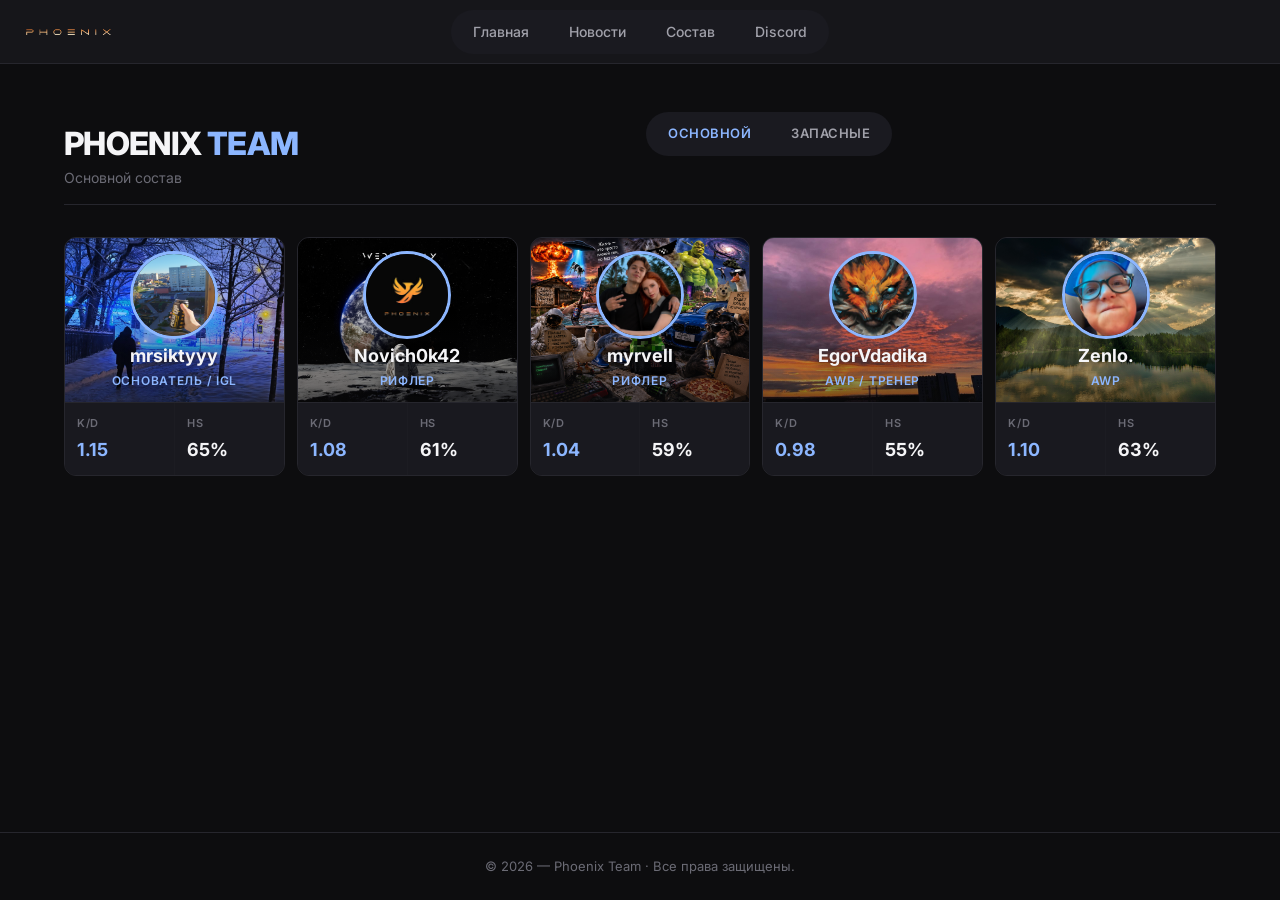
<file: phoenix.html>
<!doctype html>
<html lang="ru">
<head>
  <meta charset="utf-8">
  <meta name="viewport" content="width=device-width, initial-scale=1">
  <title>Состав | Phoenix Team</title>
  <link rel="icon" href="/favicon.png">
  <link rel="preconnect" href="https://fonts.googleapis.com">
  <link rel="preconnect" href="https://fonts.gstatic.com" crossorigin>
  <link href="https://fonts.googleapis.com/css2?family=Inter:wght@400;500;600;700;800&display=swap" rel="stylesheet">
  <link rel="stylesheet" href="https://cdnjs.cloudflare.com/ajax/libs/font-awesome/6.0.0-beta3/css/all.min.css">
  <link rel="stylesheet" href="/Css/style.css">
</head>
<body>

  <nav class="site-nav">
    <div class="site-nav-inner">
      <a class="brand" href="/"><img src="/logo.png" alt="Phoenix Team" width="140" height="28"></a>
      <button class="nav-toggle" type="button" aria-label="Меню" aria-expanded="false">☰</button>
      <ul class="nav-list">
        <li><a href="/">Главная</a></li>
        <li><a href="/news">Новости</a></li>
        <li><a class="is-active" href="/phoenix">Состав</a></li>
        <li><a href="/unskillteam">Discord</a></li>
      </ul>
    </div>
  </nav>

  <main class="page drop-in">
    <div class="page-head">
      <div>
        <h1 class="page-title">Phoenix <span>Team</span></h1>
        <p class="page-sub" id="roster-sub">Основной состав</p>
      </div>
      <nav class="tabs" aria-label="Выбор состава">
        <button class="tab is-active" type="button" data-roster="main">Основной</button>
        <button class="tab" type="button" data-roster="reserve">Запасные</button>
      </nav>
    </div>

    <!-- ОСНОВНОЙ СОСТАВ -->
    <section class="roster" data-panel="main">

      <article class="player-card">
        <div class="player-bg" style="background-image: url('/phx/Banner1.png');">
          <div class="player-id">
            <img class="player-avatar" src="/phx/Avatar1.png" alt="mrsiktyyy" width="88" height="88" loading="lazy">
            <div class="player-nick">mrsiktyyy</div>
            <div class="player-role">Основатель / IGL</div>
          </div>
        </div>
        <div class="player-stats">
          <div class="stats-grid">
            <div class="stat"><small>K/D</small><b class="is-accent">1.15</b></div>
            <div class="stat"><small>HS</small><b>65%</b></div>
          </div>
        </div>
      </article>

      <article class="player-card">
        <div class="player-bg" style="background-image: url('/phx/Banner2.png');">
          <div class="player-id">
            <img class="player-avatar" src="/phx/Avatar2.png" alt="Novich0k42" width="88" height="88" loading="lazy">
            <div class="player-nick">Novich0k42</div>
            <div class="player-role">Рифлер</div>
          </div>
        </div>
        <div class="player-stats">
          <div class="stats-grid">
            <div class="stat"><small>K/D</small><b class="is-accent">1.08</b></div>
            <div class="stat"><small>HS</small><b>61%</b></div>
          </div>
        </div>
      </article>

      <article class="player-card">
        <div class="player-bg" style="background-image: url('/phx/Banner3.png');">
          <div class="player-id">
            <img class="player-avatar" src="/phx/Avatar3.png" alt="myrvell" width="88" height="88" loading="lazy">
            <div class="player-nick">myrvell</div>
            <div class="player-role">Рифлер</div>
          </div>
        </div>
        <div class="player-stats">
          <div class="stats-grid">
            <div class="stat"><small>K/D</small><b class="is-accent">1.04</b></div>
            <div class="stat"><small>HS</small><b>59%</b></div>
          </div>
        </div>
      </article>

      <article class="player-card">
        <div class="player-bg" style="background-image: url('/phx/Banner4.png');">
          <div class="player-id">
            <img class="player-avatar" src="/phx/Avatar4.png" alt="EgorVdadika" width="88" height="88" loading="lazy">
            <div class="player-nick">EgorVdadika</div>
            <div class="player-role">AWP / тренер</div>
          </div>
        </div>
        <div class="player-stats">
          <div class="stats-grid">
            <div class="stat"><small>K/D</small><b class="is-accent">0.98</b></div>
            <div class="stat"><small>HS</small><b>55%</b></div>
          </div>
        </div>
      </article>

      <article class="player-card">
        <div class="player-bg" style="background-image: url('/phx/Banner5.png');">
          <div class="player-id">
            <img class="player-avatar" src="/phx/Avatar_Zenlo.png" alt="Zenlo." width="88" height="88" loading="lazy">
            <div class="player-nick">Zenlo.</div>
            <div class="player-role">AWP</div>
          </div>
        </div>
        <div class="player-stats">
          <div class="stats-grid">
            <div class="stat"><small>K/D</small><b class="is-accent">1.10</b></div>
            <div class="stat"><small>HS</small><b>63%</b></div>
          </div>
        </div>
      </article>

    </section>

    <!-- ЗАПАСНЫЕ -->
    <section class="roster" data-panel="reserve" hidden>

      <article class="player-card">
        <div class="player-bg" style="background-image: url('/phx/Banner6.png');">
          <div class="player-id">
            <img class="player-avatar" src="/phx/Avatar6.png" alt="Резервный состав" width="88" height="88" loading="lazy">
            <div class="player-nick">Резервный состав</div>
            <div class="player-role">Запасной</div>
          </div>
        </div>
        <div class="player-stats">
          <div class="stats-grid">
            <div class="stat"><small>K/D</small><b class="is-accent">—</b></div>
            <div class="stat"><small>HS</small><b>—</b></div>
          </div>
        </div>
      </article>

      <article class="player-card">
        <div class="player-bg" style="background-image: url('/phx/Banner7.png');">
          <div class="player-id">
            <img class="player-avatar" src="/phx/Avatar7.png" alt="Запасной слот" width="88" height="88" loading="lazy">
            <div class="player-nick">Запасной слот</div>
            <div class="player-role">Запасной</div>
          </div>
        </div>
        <div class="player-stats">
          <div class="stats-grid">
            <div class="stat"><small>K/D</small><b class="is-accent">—</b></div>
            <div class="stat"><small>HS</small><b>—</b></div>
          </div>
        </div>
      </article>

      <article class="player-card">
        <div class="player-bg" style="background-image: url('/phx/Banner8.png');">
          <div class="player-id">
            <img class="player-avatar" src="/phx/Avatar8.png" alt="Community" width="88" height="88" loading="lazy">
            <div class="player-nick">Community</div>
            <div class="player-role">Запасной</div>
          </div>
        </div>
        <div class="player-stats">
          <div class="stats-grid">
            <div class="stat"><small>K/D</small><b class="is-accent">—</b></div>
            <div class="stat"><small>HS</small><b>—</b></div>
          </div>
        </div>
      </article>

      <div class="slot-empty">+ Свободный слот</div>
      <div class="slot-empty">+ Свободный слот</div>

    </section>
  </main>

  <footer class="site-footer">© 2026 — Phoenix Team · Все права защищены.</footer>

  <script src="/Js/app.js"></script>
</body>
</html>
</file>
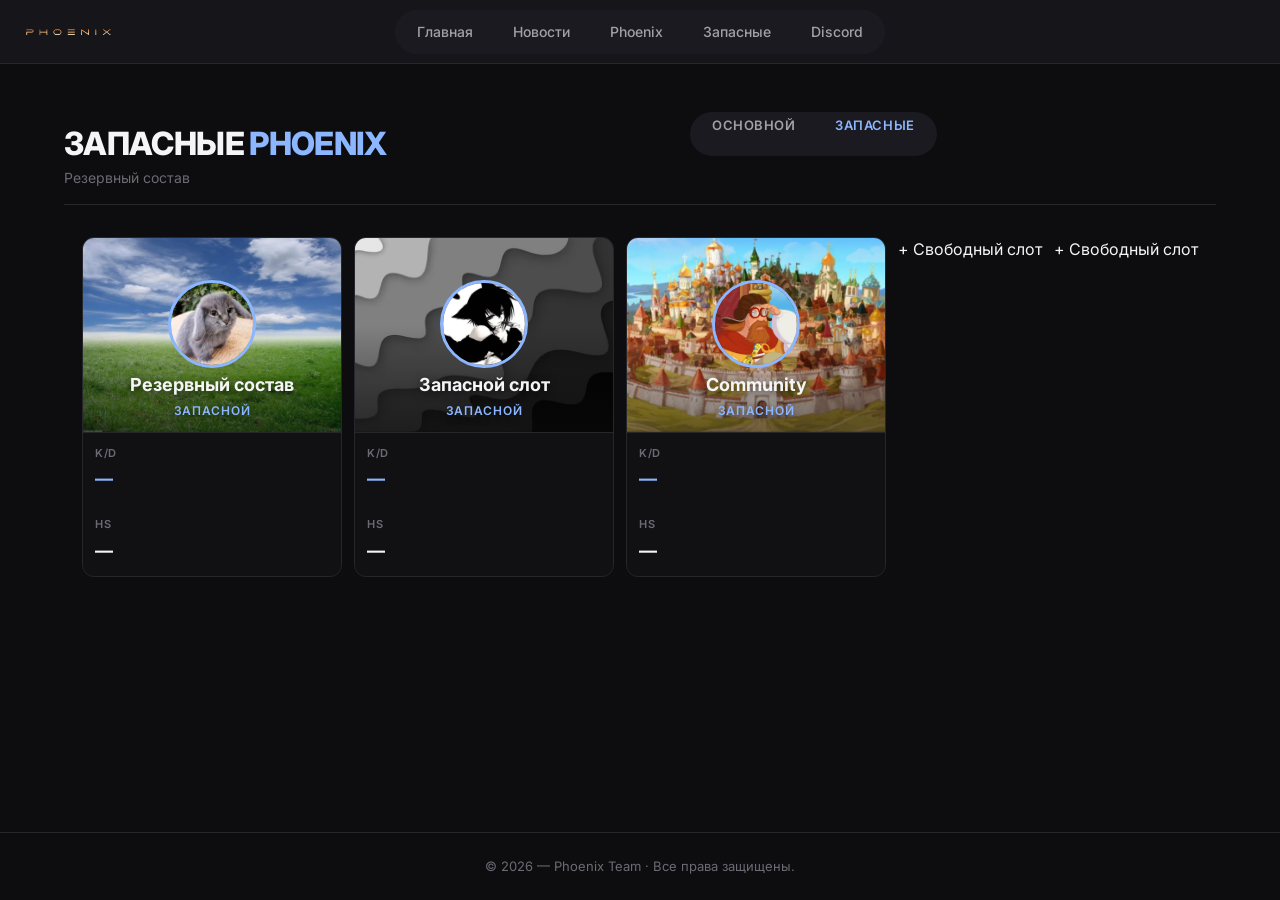
<file: phxzapas.html>
<!doctype html>
<html lang="ru">
<head>
  <meta charset="utf-8">
  <meta name="viewport" content="width=device-width, initial-scale=1">
  <title>Запасные | Phoenix Team</title>
  <link rel="icon" href="/favicon.png">
  <link rel="preconnect" href="https://fonts.googleapis.com">
  <link rel="preconnect" href="https://fonts.gstatic.com" crossorigin>
  <link href="https://fonts.googleapis.com/css2?family=Inter:wght@400;500;600;700;800&display=swap" rel="stylesheet">
  <link rel="stylesheet" href="https://cdnjs.cloudflare.com/ajax/libs/font-awesome/6.0.0-beta3/css/all.min.css">
  <link rel="stylesheet" href="/Css/style.css">
</head>
<body>

  <nav class="site-nav">
    <div class="site-nav-inner">
      <a class="brand" href="/"><img src="/logo.png" alt="Phoenix Team" width="140" height="28"></a>
      <button class="nav-toggle" type="button" aria-label="Меню" aria-expanded="false">☰</button>
      <ul class="nav-list">
        <li><a href="/">Главная</a></li>
        <li><a href="/news">Новости</a></li>
        <li><a href="/phoenix">Phoenix</a></li>
        <li><a class="is-active" href="/phxzapas">Запасные</a></li>
        <li><a href="/unskillteam">Discord</a></li>
      </ul>
    </div>
  </nav>

  <main class="page">
    <div class="page-head">
      <div>
        <h1 class="page-title">Запасные <span>Phoenix</span></h1>
        <p class="page-sub">Резервный состав</p>
      </div>
      <nav class="tabs" aria-label="Разделы состава">
        <a class="tab" href="/phoenix">Основной</a>
        <a class="tab is-active" href="/phxzapas">Запасные</a>
      </nav>
    </div>

    <section class="roster">

      <article class="player-card">
        <div class="player-bg" style="background-image: url('/phx/Banner6.png');">
          <div class="player-id">
            <img class="player-avatar" src="/phx/Avatar6.png" alt="Резервный состав" width="88" height="88" loading="lazy">
            <div class="player-nick">Резервный состав</div>
            <div class="player-role">Запасной</div>
          </div>
        </div>
        <div class="player-stats">
          <div class="stat"><small>K/D</small><b class="is-accent">—</b></div>
          <div class="stat"><small>HS</small><b>—</b></div>
        </div>
      </article>

      <article class="player-card">
        <div class="player-bg" style="background-image: url('/phx/Banner7.png');">
          <div class="player-id">
            <img class="player-avatar" src="/phx/Avatar7.png" alt="Запасной слот" width="88" height="88" loading="lazy">
            <div class="player-nick">Запасной слот</div>
            <div class="player-role">Запасной</div>
          </div>
        </div>
        <div class="player-stats">
          <div class="stat"><small>K/D</small><b class="is-accent">—</b></div>
          <div class="stat"><small>HS</small><b>—</b></div>
        </div>
      </article>

      <article class="player-card">
        <div class="player-bg" style="background-image: url('/phx/Banner8.png');">
          <div class="player-id">
            <img class="player-avatar" src="/phx/Avatar8.png" alt="Community" width="88" height="88" loading="lazy">
            <div class="player-nick">Community</div>
            <div class="player-role">Запасной</div>
          </div>
        </div>
        <div class="player-stats">
          <div class="stat"><small>K/D</small><b class="is-accent">—</b></div>
          <div class="stat"><small>HS</small><b>—</b></div>
        </div>
      </article>

      <div class="slot-empty">+ Свободный слот</div>
      <div class="slot-empty">+ Свободный слот</div>

    </section>
  </main>

  <footer class="site-footer">© 2026 — Phoenix Team · Все права защищены.</footer>

  <script src="/Js/app.js"></script>
</body>
</html>
</file>
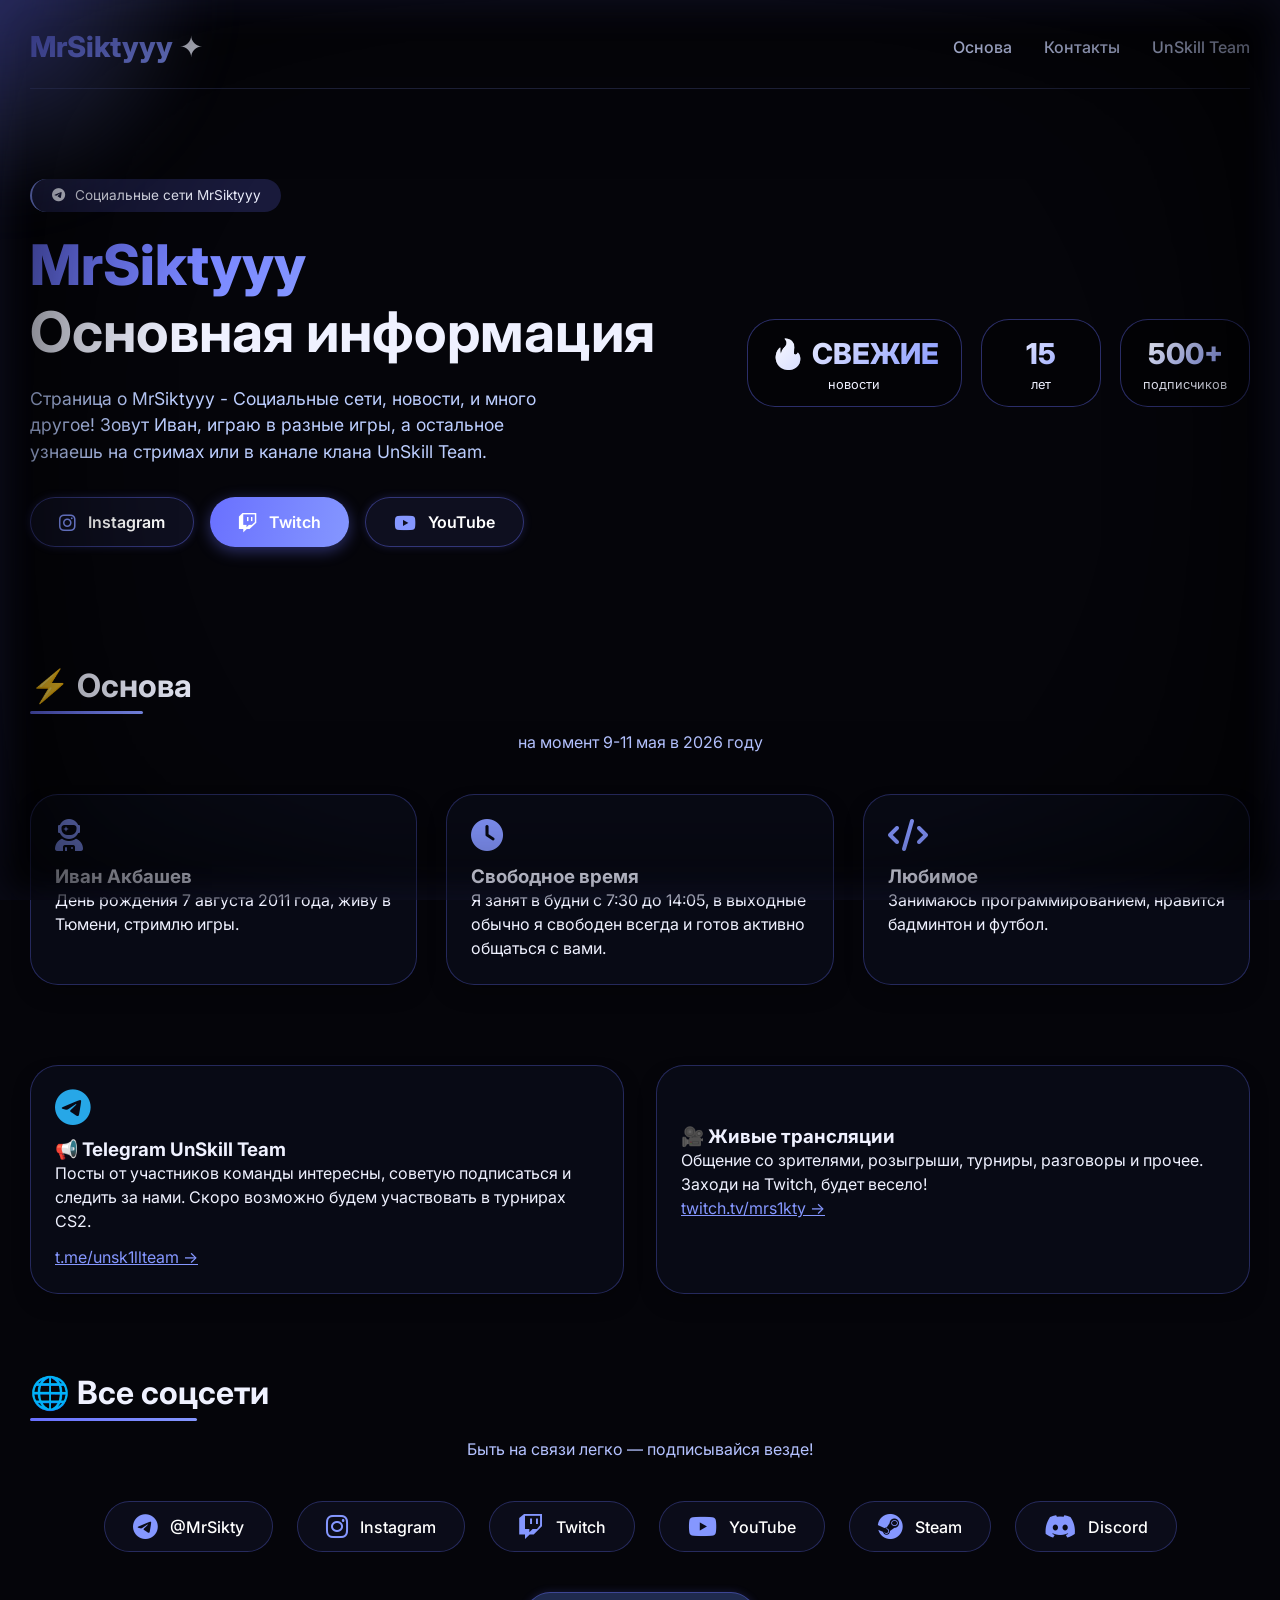
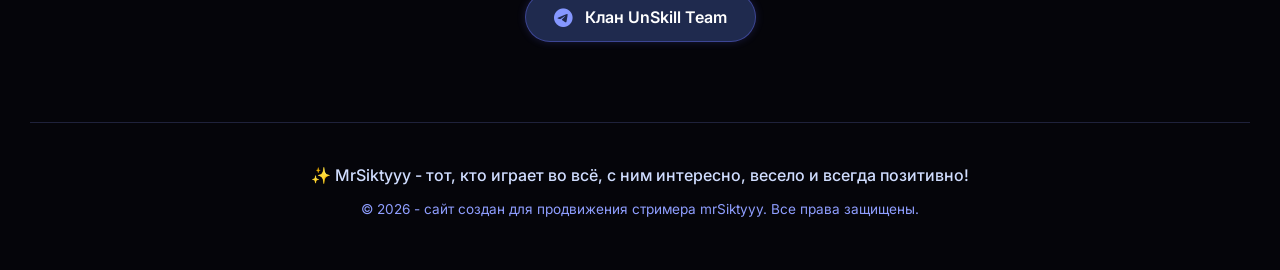
<file: site.html>
<!DOCTYPE html>
<html lang="ru">
<head>
    <meta charset="UTF-8">
    <meta name="viewport" content="width=device-width, initial-scale=1.0, user-scalable=yes">
    <title>MrSiktyyy | Социальные сети, новости, стримы</title>
    <!-- Google Fonts + Font Awesome 6 -->
    <link rel="preconnect" href="https://fonts.googleapis.com">
    <link rel="preconnect" href="https://fonts.gstatic.com" crossorigin>
    <link href="https://fonts.googleapis.com/css2?family=Inter:opsz,wght@14..32,300;14..32,400;14..32,600;14..32,700;14..32,800&display=swap" rel="stylesheet">
    <link rel="stylesheet" href="https://cdnjs.cloudflare.com/ajax/libs/font-awesome/6.0.0-beta3/css/all.min.css">
    <style>
        * {
            margin: 0;
            padding: 0;
            box-sizing: border-box;
            cursor: default;
        }

        body {
            background-color: #05050A;
            font-family: 'Inter', sans-serif;
            color: #EFF1FF;
            line-height: 1.5;
            overflow-x: hidden;
            position: relative;
        }

        /* СИЯНИЕ ПО КРАЯМ */
        body::before {
            content: "";
            position: fixed;
            top: 0;
            left: 0;
            width: 100%;
            height: 100%;
            pointer-events: none;
            z-index: 999;
            box-shadow: inset 0 0 150px rgba(0, 0, 0, 0.7), inset 0 0 40px rgba(105, 112, 255, 0.2);
            background: radial-gradient(circle at 50% 50%, transparent 60%, rgba(0,0,0,0.5) 100%);
        }

        /* СИЯНИЕ ЗА КУРСОРОМ */
        .cursor-glow {
            position: fixed;
            width: 400px;
            height: 400px;
            background: radial-gradient(circle, rgba(105,112,255,0.35) 0%, rgba(133,151,255,0.12) 45%, rgba(0,0,0,0) 75%);
            border-radius: 50%;
            pointer-events: none;
            transform: translate(-50%, -50%);
            transition: transform 0.08s linear;
            z-index: 1000;
            filter: blur(28px);
            will-change: transform;
        }

        .container {
            max-width: 1280px;
            margin: 0 auto;
            padding: 0 30px;
            position: relative;
            z-index: 10;
        }

        /* Неоновые градиенты */
        .neon-text {
            background: linear-gradient(135deg, #6970FF 0%, #8597FF 100%);
            background-clip: text;
            -webkit-background-clip: text;
            color: transparent;
            font-weight: 800;
        }

        h1, h2, h3 {
            font-weight: 700;
            line-height: 1.2;
        }

        h2 {
            font-size: 2rem;
            margin-bottom: 1.5rem;
            position: relative;
            display: inline-block;
        }
        h2:after {
            content: '';
            position: absolute;
            bottom: -8px;
            left: 0;
            width: 70%;
            height: 3px;
            background: linear-gradient(90deg, #6970FF, #8597FF);
            border-radius: 4px;
        }

        /* Кнопки и карточки */
        .btn {
            display: inline-flex;
            align-items: center;
            gap: 12px;
            background: rgba(20, 22, 45, 0.6);
            backdrop-filter: blur(8px);
            border: 1px solid rgba(105, 112, 255, 0.4);
            padding: 12px 28px;
            border-radius: 60px;
            font-weight: 600;
            font-size: 1rem;
            transition: all 0.25s ease;
            color: #fff;
            text-decoration: none;
            box-shadow: 0 0 8px rgba(105,112,255,0.2);
        }
        .btn i {
            font-size: 1.2rem;
            color: #8597FF;
        }
        .btn:hover {
            background: linear-gradient(135deg, rgba(105,112,255,0.8), rgba(133,151,255,0.7));
            border-color: transparent;
            transform: translateY(-3px);
            box-shadow: 0 12px 25px -8px rgba(105,112,255,0.5);
            color: white;
        }
        .btn-primary {
            background: linear-gradient(105deg, #6970FF, #8597FF);
            border: none;
            box-shadow: 0 4px 15px rgba(105,112,255,0.4);
        }
        .btn-primary i {
            color: white;
        }

        /* Карточки */
        .card-glow {
            background: rgba(12, 14, 28, 0.65);
            backdrop-filter: blur(10px);
            border-radius: 28px;
            border: 1px solid rgba(105, 112, 255, 0.3);
            padding: 1.5rem;
            transition: all 0.3s cubic-bezier(0.2, 0.9, 0.4, 1.1);
            box-shadow: 0 10px 25px -10px rgba(0,0,0,0.5);
            height: 100%;
        }
        .card-glow:hover {
            border-color: #8597FF;
            transform: translateY(-6px);
            box-shadow: 0 20px 35px -12px rgba(105,112,255,0.3);
            background: rgba(20, 22, 48, 0.75);
        }

        /* Сетки */
        .grid-2 {
            display: grid;
            grid-template-columns: repeat(auto-fit, minmax(280px, 1fr));
            gap: 2rem;
        }
        .grid-3 {
            display: grid;
            grid-template-columns: repeat(auto-fit, minmax(260px, 1fr));
            gap: 1.8rem;
        }
        .social-grid {
            display: flex;
            flex-wrap: wrap;
            justify-content: center;
            gap: 1.5rem;
        }

        /* Навигация */
        .navbar {
            padding: 25px 0 20px;
            display: flex;
            justify-content: space-between;
            align-items: center;
            flex-wrap: wrap;
            gap: 20px;
            border-bottom: 1px solid rgba(133,151,255,0.2);
            margin-bottom: 30px;
        }
        .logo {
            font-size: 1.8rem;
            font-weight: 800;
        }
        .nav-links {
            display: flex;
            gap: 2rem;
        }
        .nav-links a {
            text-decoration: none;
            color: #ccd6ff;
            font-weight: 500;
            transition: 0.2s;
        }
        .nav-links a:hover {
            color: #8597FF;
            text-shadow: 0 0 6px #6970FF;
        }

        /* Hero */
        .hero {
            padding: 60px 0 40px;
            display: flex;
            flex-wrap: wrap;
            justify-content: space-between;
            align-items: center;
            gap: 3rem;
        }
        .hero-content {
            flex: 1;
        }
        .hero-badge {
            background: rgba(105,112,255,0.2);
            display: inline-block;
            padding: 6px 20px;
            border-radius: 40px;
            font-size: 0.85rem;
            border-left: 2px solid #8597FF;
            margin-bottom: 20px;
            backdrop-filter: blur(4px);
        }
        .hero h1 {
            font-size: 3.5rem;
            margin-bottom: 20px;
            line-height: 1.2;
        }
        .hero p {
            font-size: 1.1rem;
            color: #bcceff;
            max-width: 550px;
            margin-bottom: 32px;
        }
        .hero-buttons {
            display: flex;
            flex-wrap: wrap;
            gap: 16px;
        }
        .hero-stats {
            flex: 0.8;
            display: flex;
            gap: 1.2rem;
            justify-content: flex-end;
            flex-wrap: wrap;
        }
        .stat-item {
            background: rgba(0,0,0,0.4);
            backdrop-filter: blur(6px);
            border-radius: 28px;
            padding: 12px 22px;
            text-align: center;
            min-width: 120px;
            border: 1px solid rgba(105,112,255,0.4);
        }
        .stat-number {
            font-size: 1.8rem;
            font-weight: 800;
            background: linear-gradient(135deg,#fff,#8597FF);
            background-clip: text;
            -webkit-background-clip: text;
            color: transparent;
        }

        .section {
            margin: 80px 0;
        }
        .section-sub {
            text-align: center;
            max-width: 700px;
            margin: 0 auto 2.5rem auto;
            color: #b4c2ff;
        }

        .social-card {
            background: rgba(15, 17, 32, 0.7);
            backdrop-filter: blur(6px);
            border-radius: 60px;
            padding: 12px 28px;
            display: inline-flex;
            align-items: center;
            gap: 12px;
            transition: 0.2s;
            border: 1px solid rgba(105,112,255,0.3);
            text-decoration: none;
            color: #fff;
            font-weight: 500;
        }
        .social-card i {
            font-size: 1.6rem;
            color: #8597FF;
        }
        .social-card:hover {
            background: linear-gradient(135deg, #6970FF30, #8597FF30);
            border-color: #8597FF;
            transform: scale(1.02);
            box-shadow: 0 0 15px rgba(105,112,255,0.4);
        }

        footer {
            text-align: center;
            padding: 40px 0 50px;
            border-top: 1px solid rgba(133,151,255,0.2);
            margin-top: 60px;
        }
        .footer-top {
            font-size: 1rem;
            font-weight: 500;
            margin-bottom: 12px;
            color: #d0ddff;
        }
        .footer-copy {
            font-size: 0.85rem;
            color: #8f9eff;
        }

        @media (max-width: 850px) {
            .hero {
                flex-direction: column;
                text-align: center;
            }
            .hero p {
                margin-left: auto;
                margin-right: auto;
            }
            .hero-buttons {
                justify-content: center;
            }
            .hero-stats {
                justify-content: center;
            }
            .navbar {
                flex-direction: column;
                align-items: center;
            }
            h1 {
                font-size: 2.5rem !important;
            }
            .container {
                padding: 0 20px;
            }
        }

        .fade-up {
            opacity: 0;
            transform: translateY(25px);
            animation: fadeUp 0.7s cubic-bezier(0.2, 0.9, 0.4, 1.1) forwards;
        }
        @keyframes fadeUp {
            to { opacity: 1; transform: translateY(0); }
        }
        .delay-1 { animation-delay: 0.1s; }
        .delay-2 { animation-delay: 0.2s; }
        .delay-3 { animation-delay: 0.3s; }

        ::-webkit-scrollbar { width: 6px; }
        ::-webkit-scrollbar-track { background: #0a0c18; }
        ::-webkit-scrollbar-thumb { background: #6970FF; border-radius: 10px; }
    </style>
</head>
<body>

<div class="cursor-glow" id="cursorGlow"></div>

<div class="container">
    <nav class="navbar fade-up">
        <div class="logo"><span class="neon-text">MrSiktyyy</span> <span style="font-weight: 400;">✦</span></div>
        <div class="nav-links">
            <a href="#about">Основа</a>
            <a href="#social">Контакты</a>
            <a href="https://t.me/unsk1llteam" target="_blank">UnSkill Team</a>
        </div>
    </nav>

    <!-- Hero -->
    <div class="hero">
        <div class="hero-content fade-up">
            <div class="hero-badge"><i class="fab fa-telegram" style="margin-right: 6px;"></i> Социальные сети MrSiktyyy</div>
            <h1><span class="neon-text">MrSiktyyy</span> <br>Основная информация</h1>
            <p>Страница о MrSiktyyy - Социальные сети, новости, и много другое! Зовут Иван, играю в разные игры, а остальное узнаешь на стримах или в канале клана UnSkill Team.</p>
            <div class="hero-buttons">
                <a href="https://www.instagram.com/mrsiktyyy/" target="_blank" class="btn"><i class="fab fa-instagram"></i> Instagram</a>
                <a href="https://www.twitch.tv/mrs1kty" target="_blank" class="btn btn-primary"><i class="fab fa-twitch"></i> Twitch</a>
                <a href="https://www.youtube.com/@MrS1kyyy" target="_blank" class="btn"><i class="fab fa-youtube"></i> YouTube</a>
            </div>
        </div>
        <div class="hero-stats fade-up delay-1" id="ageStats">
            <div class="stat-item"><div class="stat-number">🔥 СВЕЖИЕ</div><div style="font-size: 0.8rem;">новости</div></div>
            <div class="stat-item"><div class="stat-number" id="ageValue">--</div><div style="font-size: 0.8rem;">лет</div></div>
            <div class="stat-item"><div class="stat-number">500+</div><div style="font-size: 0.8rem;">подписчиков</div></div>
        </div>
    </div>

    <!-- Секция ОСНОВА (бывший функционал) -->
    <div id="about" class="section">
        <h2 class="fade-up">⚡ Основа</h2>
        <p class="section-sub fade-up delay-1">на момент 9-11 мая в 2026 году</p>
        <div class="grid-3">
            <div class="card-glow fade-up delay-1">
                <i class="fas fa-user-astronaut" style="font-size: 2rem; color:#8597FF; margin-bottom: 15px; display: inline-block;"></i>
                <h3>Иван Акбашев</h3>
                <p>День рождения 7 августа 2011 года, живу в Тюмени, стримлю игры.</p>
            </div>
            <div class="card-glow fade-up delay-2">
                <i class="fas fa-clock" style="font-size: 2rem; color:#8597FF; margin-bottom: 15px;"></i>
                <h3>Свободное время</h3>
                <p>Я занят в будни с 7:30 до 14:05, в выходные обычно я свободен всегда и готов активно общаться с вами.</p>
            </div>
            <div class="card-glow fade-up delay-1">
                <i class="fas fa-code" style="font-size: 2rem; color:#8597FF; margin-bottom: 15px;"></i>
                <h3>Любимое</h3>
                <p>Занимаюсь программированием, нравится бадминтон и футбол.</p>
            </div>
        </div>
    </div>

    <!-- Две карточки: Telegram UnSkill Team и Живые трансляции -->
    <div class="section">
        <div class="grid-2">
            <div class="card-glow fade-up">
                <i class="fab fa-telegram" style="font-size: 2.3rem; color:#27a7e7;"></i>
                <h3 style="margin-top: 12px;">📢 Telegram UnSkill Team</h3>
                <p>Посты от участников команды интересны, советую подписаться и следить за нами. Скоро возможно будем участвовать в турнирах CS2.</p>
                <a href="https://t.me/unsk1llteam" target="_blank" style="color:#8597FF; margin-top: 12px; display: inline-block;">t.me/unsk1llteam →</a>
            </div>
            <div class="card-glow fade-up delay-1">
                <i class="fas fa-live" style="font-size: 2.3rem; color:#9146FF;"></i>
                <h3 style="margin-top: 12px;">🎥 Живые трансляции</h3>
                <p>Общение со зрителями, розыгрыши, турниры, разговоры и прочее. Заходи на Twitch, будет весело!</p>
                <a href="https://www.twitch.tv/mrs1kty" target="_blank" style="color:#8597FF;">twitch.tv/mrs1kty →</a>
            </div>
        </div>
    </div>

    <!-- Социальные сети (все ссылки) -->
    <div id="social" class="section">
        <h2 class="fade-up">🌐 Все соцсети</h2>
        <p class="section-sub fade-up delay-1">Быть на связи легко — подписывайся везде!</p>
        <div class="social-grid fade-up delay-2">
            <a href="https://t.me/MrSikty" class="social-card" target="_blank"><i class="fab fa-telegram"></i> <span>@MrSikty</span></a>
            <a href="https://www.instagram.com/mrsiktyyy/" class="social-card" target="_blank"><i class="fab fa-instagram"></i> <span>Instagram</span></a>
            <a href="https://www.twitch.tv/mrs1kty" class="social-card" target="_blank"><i class="fab fa-twitch"></i> <span>Twitch</span></a>
            <a href="https://www.youtube.com/@MrS1kyyy" class="social-card" target="_blank"><i class="fab fa-youtube"></i> <span>YouTube</span></a>
            <a href="https://steamcommunity.com/id/mrsikty/" class="social-card" target="_blank"><i class="fab fa-steam"></i> <span>Steam</span></a>
            <a href="https://discord.gg/NAHBZFxQMR" class="social-card" target="_blank"><i class="fab fa-discord"></i> <span>Discord</span></a>
        </div>
        <div style="display: flex; justify-content: center; margin-top: 40px;">
            <a href="https://t.me/unsk1llteam" class="btn" style="background: #1f2a4e;"><i class="fab fa-telegram"></i> Клан UnSkill Team</a>
        </div>
    </div>

    <!-- Footer -->
    <footer>
        <div class="footer-top">✨ MrSiktyyy - тот, кто играет во всё, с ним интересно, весело и всегда позитивно!</div>
        <div class="footer-copy">© 2026 - сайт создан для продвижения стримера mrSiktyyy. Все права защищены.</div>
    </footer>
</div>

<script>
    // Сияние за курсором
    const glow = document.getElementById('cursorGlow');
    let mouseX = 0, mouseY = 0;
    let glowX = 0, glowY = 0;
    document.addEventListener('mousemove', (e) => {
        mouseX = e.clientX;
        mouseY = e.clientY;
    });
    function animateGlow() {
        glowX += (mouseX - glowX) * 0.12;
        glowY += (mouseY - glowY) * 0.12;
        glow.style.left = glowX + 'px';
        glow.style.top = glowY + 'px';
        requestAnimationFrame(animateGlow);
    }
    animateGlow();

    // Возраст: родился 7 августа 2011, вычисляем полные года на сегодня
    function calculateAge(birthDate) {
        const today = new Date();
        let age = today.getFullYear() - birthDate.getFullYear();
        const m = today.getMonth() - birthDate.getMonth();
        if (m < 0 || (m === 0 && today.getDate() < birthDate.getDate())) {
            age--;
        }
        return age;
    }
    const birth = new Date(2011, 7, 7); // 7 августа 2011 (месяц 7 = август)
    const age = calculateAge(birth);
    document.getElementById('ageValue').innerText = age;

    // Анимация появления при скролле (для элементов с fade-up)
    const fadeElements = document.querySelectorAll('.fade-up');
    const observer = new IntersectionObserver((entries) => {
        entries.forEach(entry => {
            if (entry.isIntersecting) {
                entry.target.style.animationPlayState = 'running';
                observer.unobserve(entry.target);
            }
        });
    }, { threshold: 0.1 });
    fadeElements.forEach(el => {
        el.style.animationPlayState = 'paused';
        observer.observe(el);
    });
    // Запускаем для уже видимых
    fadeElements.forEach(el => {
        const rect = el.getBoundingClientRect();
        if (rect.top < window.innerHeight - 50) {
            el.style.animationPlayState = 'running';
            observer.unobserve(el);
        }
    });
</script>
</body>
</html>
</file>
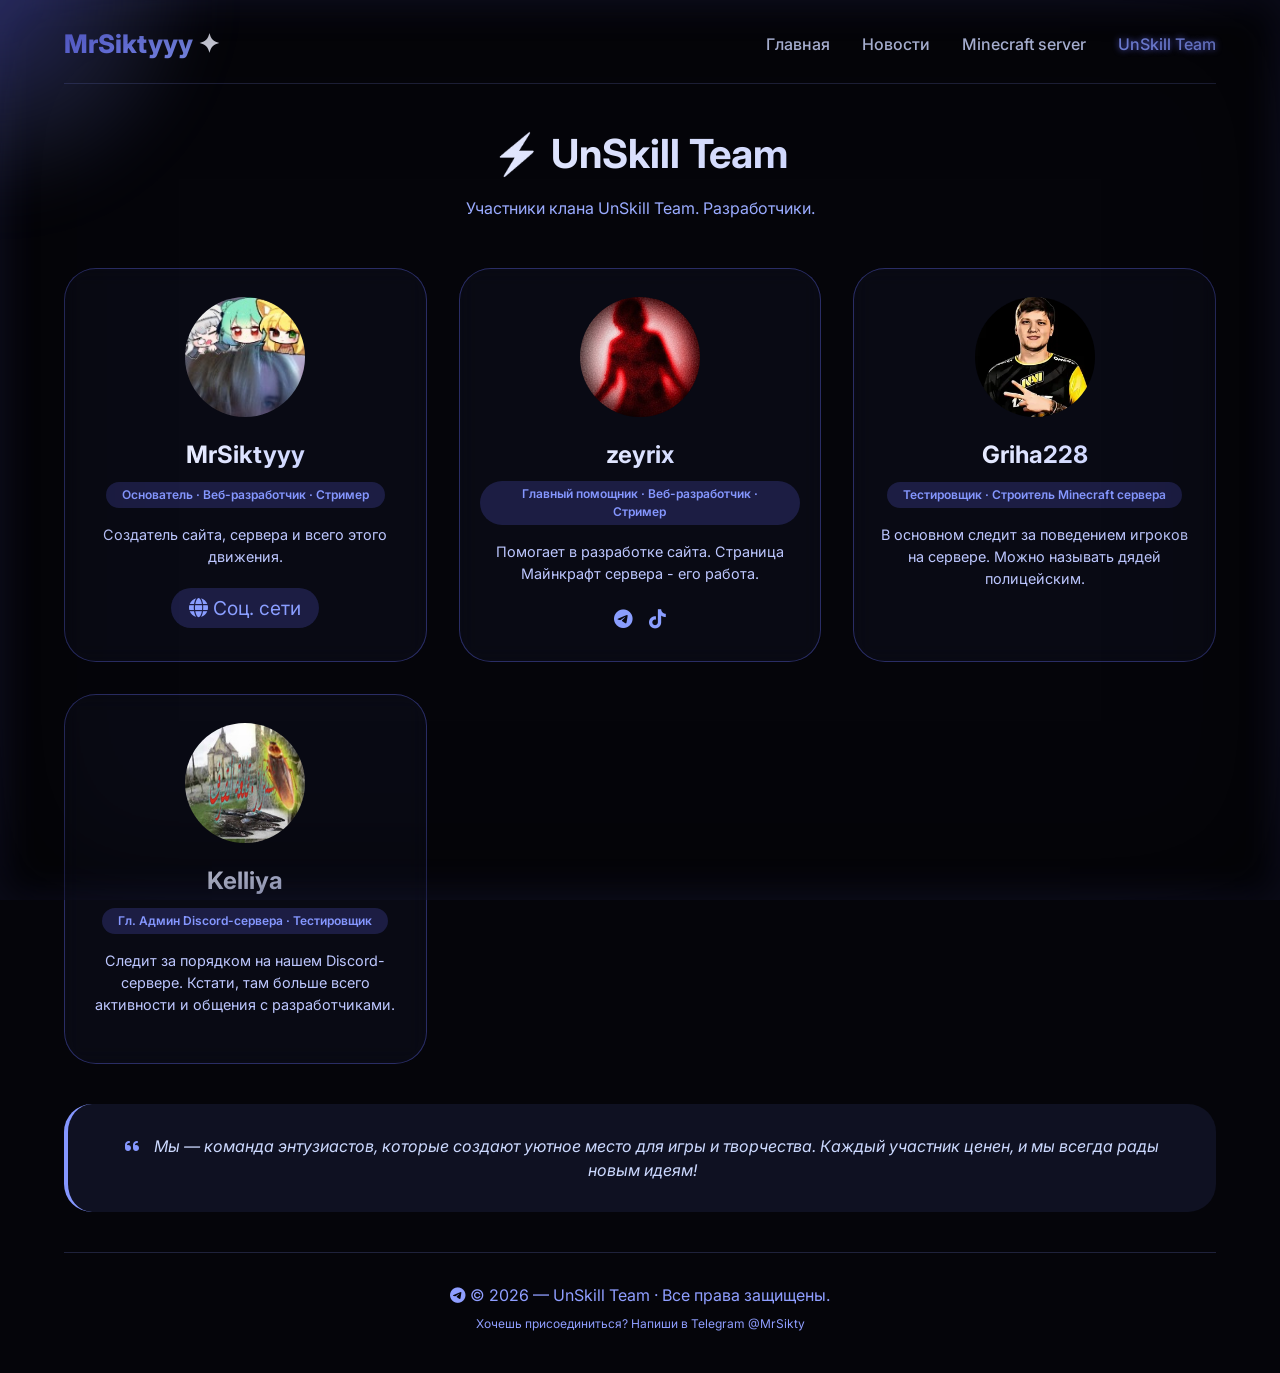
<file: team.html>
<!DOCTYPE html>
<html lang="ru">
<head>
    <meta charset="UTF-8">
    <meta name="viewport" content="width=device-width, initial-scale=1.0, user-scalable=yes">
    <title>UnSkill Team — команда разработчиков и геймеров</title>
    <link rel="preconnect" href="https://fonts.googleapis.com">
    <link rel="preconnect" href="https://fonts.gstatic.com" crossorigin>
    <link href="https://fonts.googleapis.com/css2?family=Inter:opsz,wght@14..32,300;400;500;600;700;800&display=swap" rel="stylesheet">
    <link rel="stylesheet" href="https://cdnjs.cloudflare.com/ajax/libs/font-awesome/6.0.0-beta3/css/all.min.css">
    <style>
        * { margin: 0; padding: 0; box-sizing: border-box; }
        body {
            background: #05050A;
            font-family: 'Inter', sans-serif;
            color: #EFF1FF;
            line-height: 1.5;
            overflow-x: hidden;
        }
        body::-webkit-scrollbar { width: 0px; background: transparent; }
        body { scrollbar-width: none; -ms-overflow-style: none; }
        body::before {
            content: "";
            position: fixed;
            top: 0;
            left: 0;
            width: 100%;
            height: 100%;
            pointer-events: none;
            z-index: 999;
            box-shadow: inset 0 0 150px rgba(0, 0, 0, 0.7), inset 0 0 40px rgba(105,112,255,0.2);
        }
        .cursor-glow {
            position: fixed;
            width: 400px;
            height: 400px;
            background: radial-gradient(circle, rgba(105,112,255,0.35), rgba(133,151,255,0.12) 45%, transparent 75%);
            border-radius: 50%;
            pointer-events: none;
            transform: translate(-50%, -50%);
            filter: blur(28px);
            z-index: 1000;
        }
        .container {
            max-width: 1200px;
            margin: 0 auto;
            padding: 0 24px;
            position: relative;
            z-index: 10;
        }
        .navbar {
            padding: 25px 0 20px;
            display: flex;
            justify-content: space-between;
            align-items: center;
            border-bottom: 1px solid rgba(133,151,255,0.2);
            margin-bottom: 40px;
            flex-wrap: wrap;
            gap: 16px;
        }
        .logo { font-size: 1.6rem; font-weight: 800; }
        .neon-text {
            background: linear-gradient(135deg, #6970FF, #8597FF);
            background-clip: text;
            -webkit-background-clip: text;
            color: transparent;
        }
        .nav-links { display: flex; gap: 2rem; }
        .nav-links a {
            text-decoration: none;
            color: #ccd6ff;
            font-weight: 500;
            transition: 0.2s;
        }
        .nav-links a:hover, .nav-links a.active { color: #8597FF; text-shadow: 0 0 6px #6970FF; }

        .page-header {
            text-align: center;
            margin-bottom: 48px;
        }
        .page-header h1 {
            font-size: 2.5rem;
            background: linear-gradient(135deg, #FFF, #b8c4ff);
            background-clip: text;
            -webkit-background-clip: text;
            color: transparent;
        }
        .page-header p {
            color: #9aabff;
            margin-top: 12px;
        }

        .team-grid {
            display: grid;
            grid-template-columns: repeat(auto-fill, minmax(280px, 1fr));
            gap: 32px;
            margin: 40px 0;
        }
        .member-card {
            background: rgba(12, 14, 28, 0.6);
            backdrop-filter: blur(10px);
            border-radius: 32px;
            border: 1px solid rgba(105,112,255,0.35);
            padding: 28px 20px;
            text-align: center;
            transition: 0.25s;
        }
        .member-card:hover {
            border-color: #8597FF;
            transform: translateY(-6px);
            box-shadow: 0 15px 30px rgba(105,112,255,0.2);
        }
        .member-avatar {
            width: 120px;
            height: 120px;
            border-radius: 50%;
            background: linear-gradient(135deg, #6970FF, #8597FF);
            margin: 0 auto 20px;
            display: flex;
            align-items: center;
            justify-content: center;
            overflow: hidden;
        }
        .member-avatar img {
            width: 100%;
            height: 100%;
            object-fit: cover;
        }
        .member-name {
            font-size: 1.5rem;
            font-weight: 700;
            background: linear-gradient(125deg, #FFF, #b8c4ff);
            background-clip: text;
            -webkit-background-clip: text;
            color: transparent;
            margin-bottom: 8px;
        }
        .member-role {
            display: inline-block;
            background: rgba(105,112,255,0.2);
            padding: 4px 16px;
            border-radius: 40px;
            font-size: 0.75rem;
            font-weight: 600;
            color: #8597FF;
            margin-bottom: 16px;
        }
        .member-bio {
            font-size: 0.9rem;
            color: #bdc7ff;
            line-height: 1.5;
            margin-bottom: 20px;
        }
        .member-social {
            display: flex;
            justify-content: center;
            gap: 16px;
        }
        .member-social a {
            color: #8a9eff;
            font-size: 1.2rem;
            transition: 0.2s;
        }
        .member-social a:hover {
            color: #8597FF;
            transform: scale(1.1);
        }
        .social-text-link {
            display: inline-block;
            background: rgba(105,112,255,0.2);
            padding: 6px 18px;
            border-radius: 40px;
            font-size: 0.85rem;
            color: #8597FF;
            text-decoration: none;
            transition: 0.2s;
        }
        .social-text-link:hover {
            background: rgba(105,112,255,0.4);
            color: white;
        }

        .quote-block {
            background: rgba(30,35,70,0.4);
            border-radius: 28px;
            padding: 30px;
            margin: 40px 0;
            text-align: center;
            border-left: 4px solid #8597FF;
            font-style: italic;
            color: #ccd9ff;
        }

        footer {
            text-align: center;
            padding: 30px 0 40px;
            border-top: 1px solid rgba(133,151,255,0.2);
            margin-top: 40px;
            color: #8f9eff;
        }

        @media (max-width: 700px) {
            .navbar { flex-direction: column; align-items: center; }
            .team-grid { gap: 20px; }
            .member-card { padding: 20px; }
        }
    </style>
</head>
<body>
<div class="cursor-glow" id="cursorGlow"></div>
<div class="container">
    <nav class="navbar">
        <div class="logo"><span class="neon-text">MrSiktyyy</span> ✦</div>
        <div class="nav-links">
            <a href="/">Главная</a>
            <a href="/news">Новости</a>
            <a href="/server">Minecraft server</a>
            <a href="/team" class="active">UnSkill Team</a>
        </div>
    </nav>

    <div class="page-header">
        <h1>⚡ UnSkill Team</h1>
        <p>Участники клана UnSkill Team. Разработчики.</p>
    </div>

    <div class="team-grid">
        <!-- MrSiktyyy -->
        <div class="member-card">
            <div class="member-avatar">
                <img src="ava3.png" alt="MrSiktyyy" onerror="this.parentElement.innerHTML='👑'">
            </div>
            <div class="member-name">MrSiktyyy</div>
            <div class="member-role">Основатель · Веб-разработчик · Стример</div>
            <div class="member-bio">Создатель сайта, сервера и всего этого движения.</div>
            <div class="member-social">
                <a href="/" class="social-text-link"><i class="fas fa-globe"></i> Соц. сети</a>
            </div>
        </div>

        <!-- zeyrix -->
        <div class="member-card">
            <div class="member-avatar">
                <img src="posts/ava4.png" alt="zeyrix" onerror="this.parentElement.innerHTML='🤝'">
            </div>
            <div class="member-name">zeyrix</div>
            <div class="member-role">Главный помощник · Веб-разработчик · Стример</div>
            <div class="member-bio">Помогает в разработке сайта. Страница Майнкрафт сервера - его работа.</div>
            <div class="member-social">
                <a href="https://t.me/zeyrix15" target="_blank"><i class="fab fa-telegram"></i></a>
                <a href="https://www.tiktok.com/@zeyrix.prime" target="_blank"><i class="fab fa-tiktok"></i></a>
            </div>
        </div>

        <!-- Griha228 -->
        <div class="member-card">
            <div class="member-avatar">
                <img src="posts/ava5.png" alt="Griha228" onerror="this.parentElement.innerHTML='👮'">
            </div>
            <div class="member-name">Griha228</div>
            <div class="member-role">Тестировщик · Строитель Minecraft сервера</div>
            <div class="member-bio">В основном следит за поведением игроков на сервере. Можно называть дядей полицейским.</div>
            <div class="member-social">
                <!-- Ссылок нет, оставляем пустым -->
            </div>
        </div>

        <!-- Kelliya -->
        <div class="member-card">
            <div class="member-avatar">
                <img src="posts/ava6.png" alt="Kelliya" onerror="this.parentElement.innerHTML='🔧'">
            </div>
            <div class="member-name">Kelliya</div>
            <div class="member-role">Гл. Админ Discord-сервера · Тестировщик</div>
            <div class="member-bio">Следит за порядком на нашем Discord-сервере. Кстати, там больше всего активности и общения с разработчиками.</div>
            <div class="member-social">
                <!-- Ссылок нет, оставляем пустым -->
            </div>
        </div>
    </div>

    <div class="quote-block">
        <i class="fas fa-quote-left" style="margin-right: 10px; color:#8597FF;"></i>
        Мы — команда энтузиастов, которые создают уютное место для игры и творчества. Каждый участник ценен, и мы всегда рады новым идеям!
    </div>

    <footer>
        <p><i class="fab fa-telegram"></i> © 2026 — UnSkill Team · Все права защищены.</p>
        <p style="font-size: 0.75rem; margin-top: 8px;">Хочешь присоединиться? Напиши в Telegram @MrSikty</p>
    </footer>
</div>

<script>
    const glow = document.getElementById('cursorGlow');
    let mx = 0, my = 0, gx = 0, gy = 0;
    document.addEventListener('mousemove', (e) => { mx = e.clientX; my = e.clientY; });
    function animateGlow() {
        gx += (mx - gx) * 0.12;
        gy += (my - gy) * 0.12;
        glow.style.left = gx + 'px';
        glow.style.top = gy + 'px';
        requestAnimationFrame(animateGlow);
    }
    animateGlow();
</script>
</body>
</html>
</file>
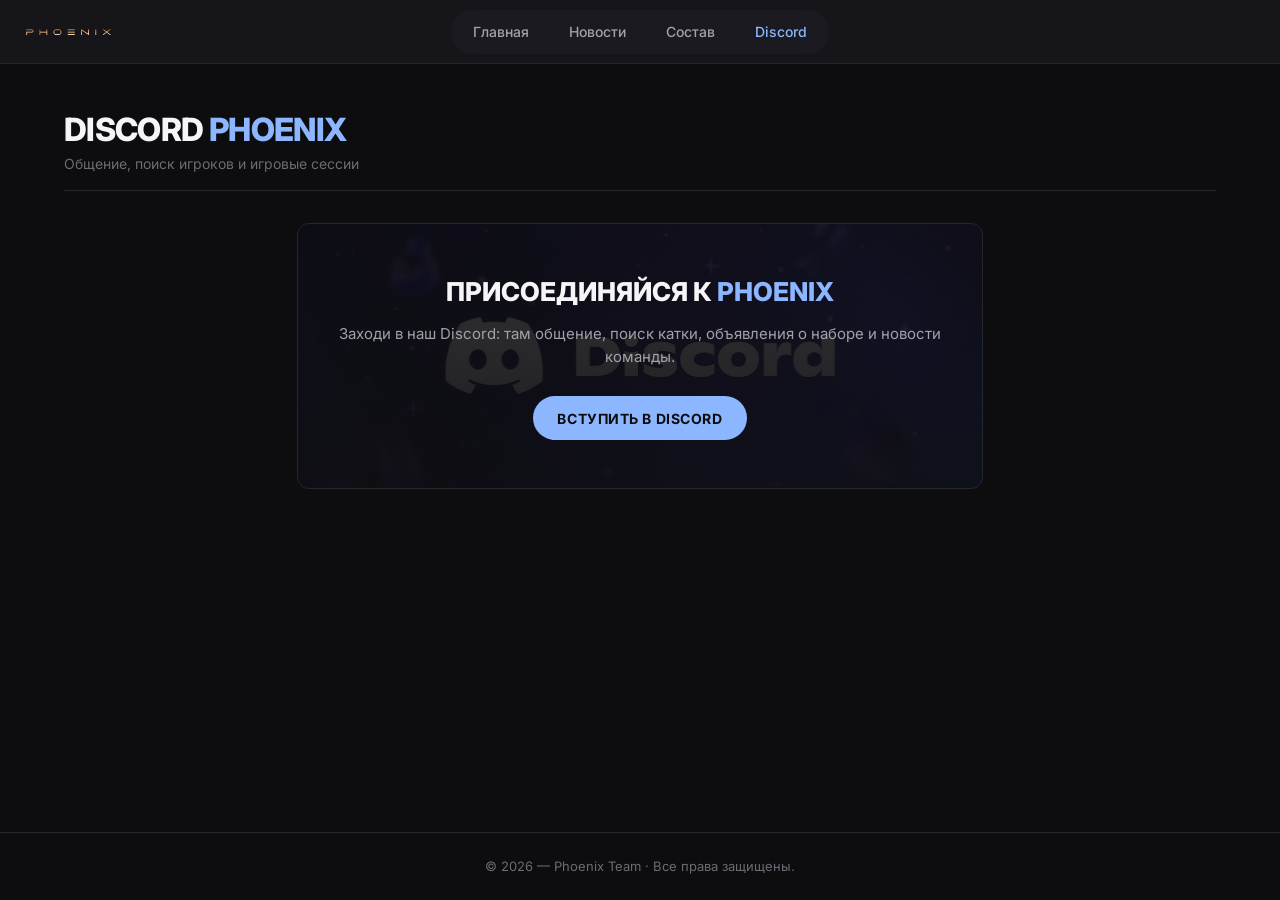
<file: unskillteam.html>
<!doctype html>
<html lang="ru">
<head>
  <meta charset="utf-8">
  <meta name="viewport" content="width=device-width, initial-scale=1">
  <title>Discord | Phoenix Team</title>
  <link rel="icon" href="/favicon.png">
  <link rel="preconnect" href="https://fonts.googleapis.com">
  <link rel="preconnect" href="https://fonts.gstatic.com" crossorigin>
  <link href="https://fonts.googleapis.com/css2?family=Inter:wght@400;500;600;700;800&display=swap" rel="stylesheet">
  <link rel="stylesheet" href="https://cdnjs.cloudflare.com/ajax/libs/font-awesome/6.0.0-beta3/css/all.min.css">
  <link rel="stylesheet" href="/Css/style.css">
</head>
<body>

  <nav class="site-nav">
    <div class="site-nav-inner">
      <a class="brand" href="/"><img src="/logo.png" alt="Phoenix Team" width="140" height="28"></a>
      <button class="nav-toggle" type="button" aria-label="Меню" aria-expanded="false">☰</button>
      <ul class="nav-list">
        <li><a href="/">Главная</a></li>
        <li><a href="/news">Новости</a></li>
        <li><a href="/phoenix">Состав</a></li>
        <li><a class="is-active" href="/unskillteam">Discord</a></li>
      </ul>
    </div>
  </nav>

  <main class="page drop-in">
    <div class="page-head">
      <div>
        <h1 class="page-title">Discord <span>Phoenix</span></h1>
        <p class="page-sub">Общение, поиск игроков и игровые сессии</p>
      </div>
    </div>

    <section class="discord-card">
      <h2>Присоединяйся к <span>Phoenix</span></h2>
      <p>Заходи в наш Discord: там общение, поиск катки, объявления о наборе и новости команды.</p>
      <a class="cta" href="https://discord.gg/your-invite" target="_blank" rel="noopener">Вступить в Discord</a>
    </section>
  </main>

  <footer class="site-footer">© 2026 — Phoenix Team · Все права защищены.</footer>

  <script src="/Js/app.js"></script>
</body>
</html>
</file>
<file: Css/style.css>
/* ==========================================================
   Phoenix Team — тема
   ========================================================== */

:root {
  --accent: #8cb6ff;
  --accent-2: #8c9fff;
  --bg: #0d0d0f;
  --panel: #16161a;
  --panel-2: #1e1e24;
  --capsule: #1a1a20;
  --capsule-hi: #2a2a33;
  --line: #26262d;
  --text: #f5f5f7;
  --text-2: #a1a1aa;
  --text-3: #6b6b75;
  --radius: 12px;
  --radius-sm: 8px;
  --ease-out: cubic-bezier(0.22, 1, 0.36, 1);
  --ease-soft: cubic-bezier(0.45, 0, 0.25, 1);
  --font: "Inter", -apple-system, BlinkMacSystemFont, "Segoe UI", Roboto, Arial, sans-serif;
}

[hidden] { display: none !important; }

*,
*::before,
*::after { box-sizing: border-box; margin: 0; padding: 0; }

/* скрытие полосы прокрутки */
html {
  -webkit-text-size-adjust: 100%;
  scrollbar-width: none;
  -ms-overflow-style: none;
}

html::-webkit-scrollbar {
  display: none;
  width: 0;
  height: 0;
}

/* Пока идёт интро: блокируем прокрутку и любые клики под ним */
html.intro-active,
html.intro-active body {
  overflow: hidden;
  pointer-events: none;
}

body {
  min-height: 100vh;
  display: flex;
  flex-direction: column;
  font-family: var(--font);
  font-size: 16px;
  line-height: 1.5;
  color: var(--text);
  background: var(--bg);
  -webkit-font-smoothing: antialiased;
  overflow-x: hidden;
}

a { color: var(--accent); text-decoration: none; }
a:hover { color: var(--accent-2); }
img { display: block; max-width: 100%; height: auto; }
ul { list-style: none; }

:focus-visible {
  outline: 2px solid var(--accent);
  outline-offset: 2px;
  border-radius: 999px;
}

/* ---------- Интро (поверх всего, перехватывает клики) ---------- */

.intro {
  position: fixed;
  inset: 0;
  z-index: 99999;
  display: flex;
  align-items: center;
  justify-content: center;
  background: #1a1a1d;
  opacity: 1;
  pointer-events: auto;
  transition: opacity 600ms var(--ease-soft);
  will-change: opacity;
}

/* Уход тёмного экрана после исчезновения спиннера */
.intro.is-leaving {
  opacity: 0;
}

.intro-spinner {
  width: 120px;
  height: 120px;
  opacity: 0;
  transform: scale(.92);
  transition: opacity 500ms var(--ease-soft), transform 500ms var(--ease-soft);
  animation: introSpin 1.2s linear infinite;
  will-change: transform, opacity;
  filter: invert(1);
}

/* Плавное появление спиннера */
.intro.is-visible .intro-spinner {
  opacity: 1;
  transform: scale(1);
}

/* Плавное исчезновение спиннера */
.intro-spinner.is-hiding {
  opacity: 0;
  transform: scale(.92);
}

@keyframes introSpin {
  from { transform: rotate(0deg) scale(1); }
  to   { transform: rotate(360deg) scale(1); }
}

/* ---------- Снег (фиксированный слой) ---------- */

.snow {
  position: fixed;
  inset: 0;
  z-index: 0;
  pointer-events: none;
  overflow: hidden;
  opacity: 0;
  animation: snowIn 600ms var(--ease-soft) 100ms forwards;
}

.snow.is-fading {
  animation: snowOut 300ms var(--ease-soft) forwards;
}

@keyframes snowIn {
  from { opacity: 0; }
  to   { opacity: 1; }
}

@keyframes snowOut {
  from { opacity: 1; }
  to   { opacity: 0; }
}

.snow span {
  position: absolute;
  top: -10px;
  width: 6px;
  height: 6px;
  border-radius: 50%;
  background: #fff;
  filter: blur(1.5px);
  animation: snowfall linear infinite;
  will-change: transform, opacity;
}

@keyframes snowfall {
  0%   { transform: translate3d(0, -10px, 0); opacity: 0; }
  10%  { opacity: .7; }
  100% { transform: translate3d(var(--drift, 30px), 110vh, 0); opacity: .2; }
}

.site-nav,
.page,
.site-footer { position: relative; z-index: 1; }

/* ---------- Шапка ---------- */

.site-nav {
  position: sticky;
  top: 0;
  z-index: 50;
  height: 64px;
  background: var(--panel);
  border-bottom: 1px solid var(--line);
}

.brand {
  position: absolute;
  left: 24px;
  top: 50%;
  transform: translateY(-50%);
  display: flex;
  align-items: center;
}

.brand img { height: 28px; width: auto; }

/* Капсула меню — по центру шапки, не касается границ */
.nav-list {
  position: absolute;
  left: 50%;
  top: 50%;
  transform: translate(-50%, -50%);
  display: flex;
  align-items: center;
  gap: 4px;
  height: 44px;
  padding: 4px;
  border-radius: 999px;
  background: var(--capsule);
  white-space: nowrap;
}

.nav-pill {
  position: absolute;
  top: 4px;
  left: 0;
  height: 36px;
  border-radius: 999px;
  background: var(--capsule-hi);
  transition: transform 500ms var(--ease-out), width 500ms var(--ease-out), opacity 300ms var(--ease-soft);
  opacity: 0;
  pointer-events: none;
  z-index: 0;
  will-change: transform, width;
}

.nav-list a {
  position: relative;
  z-index: 1;
  display: inline-flex;
  align-items: center;
  justify-content: center;
  height: 36px;
  padding: 0 18px;
  border-radius: 999px;
  color: var(--text-2);
  font-size: 14px;
  font-weight: 500;
  transition: color 300ms var(--ease-soft);
}

.nav-list a:hover { color: var(--text); }
.nav-list a.is-active { color: var(--accent); }

/* Иконки в пунктах меню скрываем для компактности капсулы */
.nav-list a > span:first-child:not(:last-child) { display: none; }

.nav-toggle {
  display: none;
  position: absolute;
  right: 24px;
  top: 50%;
  transform: translateY(-50%);
  width: 40px;
  height: 40px;
  border: 0;
  border-radius: 999px;
  background: var(--capsule);
  color: var(--text);
  font-size: 18px;
  cursor: pointer;
  align-items: center;
  justify-content: center;
}

/* ---------- Контейнер ---------- */

.page {
  flex: 1;
  width: 100%;
  max-width: 1200px;
  margin: 0 auto;
  padding: 48px 24px 64px;
}

.drop-in > * {
  animation: dropDown 600ms var(--ease-soft) both;
}
.drop-in > *:nth-child(2) { animation-delay: 60ms; }
.drop-in > *:nth-child(3) { animation-delay: 120ms; }
.drop-in > *:nth-child(4) { animation-delay: 180ms; }

/* Карточки состава не падают — только прозрачность */
.drop-in > .roster { animation: none; }

@keyframes dropDown {
  from { transform: translate3d(0, -24px, 0); opacity: 0; }
  to   { transform: translate3d(0, 0, 0);     opacity: 1; }
}

/* Уход страницы вниз при переходе */
.page.is-leaving {
  animation: dropOut 500ms var(--ease-soft) both;
}

@keyframes dropOut {
  from { transform: translate3d(0, 0, 0);    opacity: 1; }
  to   { transform: translate3d(0, 32px, 0); opacity: 0; }
}

.page-head {
  display: flex;
  align-items: flex-end;
  justify-content: space-between;
  gap: 24px;
  padding-bottom: 16px;
  margin-bottom: 32px;
  border-bottom: 1px solid var(--line);
}

.page-title,
.hero-title {
  font-size: 32px;
  font-weight: 800;
  letter-spacing: -.02em;
  text-transform: uppercase;
  line-height: 1.1;
}

.page-title span,
.hero-title span { color: var(--accent); }

.page-sub {
  margin-top: 6px;
  font-size: 14px;
  color: var(--text-3);
}

.hero-title {
  margin-bottom: 32px;
  text-align: center;
}

/* ---------- Переключатель Основной / Запасные (по центру страницы) ---------- */

.tabs {
  position: relative;
  display: flex;
  align-items: center;
  justify-content: center;
  gap: 4px;
  width: fit-content;
  height: 44px;
  margin: 0 auto 32px;
  padding: 4px;
  border-radius: 999px;
  background: var(--capsule);
}

.tabs-pill {
  position: absolute;
  top: 4px;
  left: 0;
  height: 36px;
  border-radius: 999px;
  background: var(--capsule-hi);
  transition: transform 500ms var(--ease-out), width 500ms var(--ease-out), opacity 300ms var(--ease-soft);
  opacity: 0;
  pointer-events: none;
  z-index: 0;
  will-change: transform, width;
}

.tab {
  position: relative;
  z-index: 1;
  height: 36px;
  padding: 0 18px;
  border: 0;
  border-radius: 999px;
  background: none;
  font: inherit;
  font-size: 13px;
  font-weight: 600;
  text-transform: uppercase;
  letter-spacing: .04em;
  color: var(--text-2);
  cursor: pointer;
  transition: color 300ms var(--ease-soft);
}

.tab:hover { color: var(--text); }
.tab.is-active { color: var(--accent); }

/* ---------- Главная: аккордеон игроков ---------- */

.people {
  display: flex;
  flex-direction: column;
  gap: 12px;
  max-width: 720px;
  margin: 0 auto;
}

.person {
  position: relative;
  border-radius: var(--radius);
  background: var(--panel);
  border: 1px solid var(--line);
  overflow: hidden;
  transition: border-color 500ms var(--ease-soft), box-shadow 500ms var(--ease-soft);
}

.person:hover,
.person.is-open {
  border-color: var(--accent);
  box-shadow: 0 0 0 1px var(--accent), 0 0 24px rgba(140, 182, 255, .18);
}

.person-head {
  width: 100%;
  display: flex;
  align-items: center;
  gap: 16px;
  padding: 16px 24px;
  background: none;
  border: 0;
  color: var(--text);
  font: inherit;
  font-size: 20px;
  font-weight: 700;
  text-align: left;
  cursor: pointer;
}

.person-avatar {
  width: 40px;
  height: 40px;
  border-radius: 50%;
  object-fit: cover;
  border: 2px solid var(--accent);
  flex-shrink: 0;
}

.person-name {
  flex: 1;
  color: var(--accent);
}

.chevron {
  flex-shrink: 0;
  width: 12px;
  height: 12px;
  border-right: 2px solid var(--accent);
  border-bottom: 2px solid var(--accent);
  transform: rotate(45deg) translate(-2px, -2px);
  transition: transform 500ms var(--ease-soft);
}

.person.is-open .chevron {
  transform: rotate(225deg) translate(-2px, -2px);
}

.person-body {
  max-height: 0;
  overflow: hidden;
  padding: 0 24px;
  transition: max-height 500ms var(--ease-soft), padding 500ms var(--ease-soft);
}

.person.is-open .person-body {
  max-height: 400px;
  padding: 0 24px 24px;
}

.person .role {
  font-size: 13px;
  color: var(--text-3);
  margin-bottom: 12px;
}

.person p {
  font-size: 15px;
  color: var(--text-2);
  max-width: 65ch;
}

.links {
  display: flex;
  flex-wrap: wrap;
  gap: 8px;
  margin-top: 16px;
}

.links a {
  display: inline-flex;
  align-items: center;
  height: 32px;
  padding: 0 12px;
  border-radius: 999px;
  background: var(--panel-2);
  color: var(--text-2);
  font-size: 13px;
  font-weight: 500;
  transition: color 300ms var(--ease-soft);
}

.links a:hover { color: var(--accent); }

/* ---------- Новости ---------- */

.news-grid {
  display: grid;
  grid-template-columns: repeat(auto-fill, minmax(300px, 1fr));
  gap: 16px;
}

.news-card {
  display: flex;
  flex-direction: column;
  overflow: hidden;
  border-radius: var(--radius);
  background: var(--panel);
  border: 1px solid var(--line);
  cursor: pointer;
  transition: border-color 500ms var(--ease-soft);
}

.news-card:hover { border-color: var(--accent); }

.news-cover {
  aspect-ratio: 16 / 9;
  background: var(--panel-2);
  overflow: hidden;
}

.news-cover img {
  width: 100%;
  height: 100%;
  object-fit: cover;
}

.news-body {
  display: flex;
  flex-direction: column;
  gap: 8px;
  padding: 20px;
}

.news-tag {
  font-size: 12px;
  font-weight: 600;
  text-transform: uppercase;
  letter-spacing: .06em;
  color: var(--accent-2);
}

.news-body h2 { font-size: 18px; font-weight: 700; line-height: 1.3; }
.news-body p { font-size: 14px; color: var(--text-2); }

.news-overlay {
  position: fixed;
  inset: 0;
  z-index: 100;
  background: rgba(8, 8, 10, .75);
  backdrop-filter: blur(8px);
  opacity: 0;
  pointer-events: none;
  transition: opacity 500ms var(--ease-soft);
}

.news-overlay.is-open { opacity: 1; pointer-events: auto; }

.news-modal {
  position: fixed;
  top: 50%;
  left: 50%;
  z-index: 101;
  width: min(880px, calc(100vw - 32px));
  max-height: calc(100vh - 64px);
  overflow-y: auto;
  border-radius: var(--radius);
  background: var(--panel);
  border: 1px solid var(--accent);
  transform: translate(-50%, -50%) scale(.96);
  opacity: 0;
  pointer-events: none;
  transition: transform 600ms var(--ease-out), opacity 500ms var(--ease-soft);
}

.news-modal.is-open {
  transform: translate(-50%, -50%) scale(1);
  opacity: 1;
  pointer-events: auto;
}

.news-modal-cover {
  aspect-ratio: 16 / 9;
  background: var(--panel-2);
}

.news-modal-cover img { width: 100%; height: 100%; object-fit: cover; }

.news-modal-body { padding: 32px; }
.news-modal-body .news-tag { margin-bottom: 8px; display: block; }

.news-modal-body h2 {
  font-size: 28px;
  font-weight: 800;
  letter-spacing: -.02em;
  line-height: 1.2;
  margin-bottom: 16px;
}

.news-modal-body p {
  font-size: 16px;
  color: var(--text-2);
  margin-bottom: 14px;
  max-width: 70ch;
}

.news-close {
  position: absolute;
  top: 12px;
  right: 12px;
  width: 40px;
  height: 40px;
  border-radius: 999px;
  border: 0;
  background: var(--capsule);
  color: var(--text);
  font-size: 18px;
  cursor: pointer;
}

.news-close:hover { color: var(--accent); }

/* ---------- Состав: карточки ---------- */

/* центровка при 4 и меньше карточках */
.roster {
  display: grid;
  grid-template-columns: repeat(5, minmax(0, 1fr));
  gap: 12px;
}

.roster:not(:has(> .player-card:nth-child(5))) {
  display: flex;
  flex-wrap: wrap;
  justify-content: center;
}

.roster:not(:has(> .player-card:nth-child(5))) > .player-card {
  width: min(100%, 260px);
}

.roster.is-hiding {
  animation: fadeOut 500ms var(--ease-soft) both;
  pointer-events: none;
}

.roster.is-showing {
  animation: fadeIn 600ms var(--ease-soft) both;
}

@keyframes fadeOut {
  from { opacity: 1; }
  to   { opacity: 0; }
}

@keyframes fadeIn {
  from { opacity: 0; }
  to   { opacity: 1; }
}

.player-card {
  --bg-img: none;
  display: flex;
  flex-direction: column;
  overflow: hidden;
  border-radius: var(--radius);
  background: var(--panel);
  border: 1px solid var(--line);
  transition: border-color 500ms var(--ease-soft);
}

.player-card:hover { border-color: var(--accent); }

.player-bg {
  position: relative;
  aspect-ratio: 4 / 3;
  background-image: var(--bg-img);
  background-size: cover;
  background-position: center;
  background-color: var(--panel-2);
}

.player-bg::after {
  content: "";
  position: absolute;
  inset: 0;
  background: linear-gradient(to bottom,
              rgba(13, 13, 15, 0) 0%,
              rgba(13, 13, 15, 0) 45%,
              rgba(13, 13, 15, .55) 100%);
  pointer-events: none;
}

.player-id {
  position: absolute;
  left: 0;
  right: 0;
  bottom: 12px;
  z-index: 1;
  display: flex;
  flex-direction: column;
  align-items: center;
  gap: 6px;
  padding: 0 12px;
  text-align: center;
}

.player-avatar {
  width: 88px;
  height: 88px;
  border-radius: 50%;
  border: 3px solid var(--accent);
  object-fit: cover;
  background: var(--panel-2);
}

.player-nick {
  font-size: 18px;
  font-weight: 700;
  line-height: 1.2;
  text-shadow: 0 2px 8px rgba(0, 0, 0, .6);
}

.player-role {
  font-size: 12px;
  font-weight: 600;
  text-transform: uppercase;
  letter-spacing: .06em;
  color: var(--accent);
  text-shadow: 0 2px 8px rgba(0, 0, 0, .6);
}

.player-stats {
  position: relative;
  overflow: hidden;
  border-top: 1px solid var(--line);
  isolation: isolate;
}

.player-stats::before {
  content: "";
  position: absolute;
  inset: -12px;
  z-index: -2;
  background-image: var(--bg-img);
  background-size: cover;
  background-position: center;
  filter: blur(14px);
}

.player-stats::after {
  content: "";
  position: absolute;
  inset: 0;
  z-index: -1;
  background: rgba(0, 0, 0, .33);
}

.stats-grid {
  display: grid;
  grid-template-columns: repeat(2, minmax(0, 1fr));
  gap: 1px;
  background: rgba(38, 38, 45, .6);
}

.stat {
  display: flex;
  flex-direction: column;
  gap: 4px;
  padding: 12px;
  background: rgba(22, 22, 26, .35);
}

.stat small {
  font-size: 11px;
  font-weight: 600;
  text-transform: uppercase;
  letter-spacing: .06em;
  color: var(--text-3);
}

.stat b {
  font-size: 18px;
  font-weight: 700;
  color: var(--text);
}

.stat b.is-accent { color: var(--accent); }

/* ---------- Discord (с фоном discord.png, соотношение 686×386) ---------- */

.discord-card {
  position: relative;
  max-width: 686px;
  margin: 0 auto;
  padding: 48px 32px;
  text-align: center;
  border-radius: var(--radius);
  background: var(--panel);
  border: 1px solid var(--line);
  overflow: hidden;
  isolation: isolate;
}

.discord-card::before {
  content: "";
  position: absolute;
  inset: 0;
  z-index: -2;
  background: url("/discord.png") center / cover no-repeat;
  opacity: .35;
}

.discord-card::after {
  content: "";
  position: absolute;
  inset: 0;
  z-index: -1;
  background: linear-gradient(to bottom,
              rgba(13, 13, 15, .55) 0%,
              rgba(13, 13, 15, .85) 100%);
}

.discord-card h2 {
  font-size: 26px;
  font-weight: 800;
  margin-bottom: 12px;
  text-transform: uppercase;
}

.discord-card h2 span { color: var(--accent); }

.discord-card p {
  font-size: 15px;
  color: var(--text-2);
  margin-bottom: 28px;
}

.cta {
  display: inline-flex;
  align-items: center;
  justify-content: center;
  height: 44px;
  padding: 0 24px;
  border-radius: 999px;
  background: var(--accent);
  color: #0d0d0f;
  font-size: 14px;
  font-weight: 700;
  text-transform: uppercase;
  letter-spacing: .04em;
  transition: background 300ms var(--ease-soft);
}

.cta:hover { background: var(--accent-2); color: #0d0d0f; }

/* ---------- Футер ---------- */

.site-footer {
  border-top: 1px solid var(--line);
  padding: 24px;
  text-align: center;
  font-size: 13px;
  color: var(--text-3);
}

/* ---------- Адаптив ---------- */

@media (max-width: 1100px) {
  .roster { grid-template-columns: repeat(3, minmax(0, 1fr)); }
}

@media (max-width: 720px) {
  .nav-toggle { display: inline-flex; }
  .nav-list {
    display: none;
    top: 72px;
    left: 16px;
    right: 16px;
    transform: none;
    flex-direction: column;
    align-items: stretch;
    height: auto;
    border-radius: 24px;
    white-space: normal;
  }
  .site-nav { height: 64px; }
  .site-nav.is-open .nav-list { display: flex; }
  .nav-pill { display: none; }
  .nav-list a { height: 44px; }
  .page { padding: 32px 16px 48px; }
  .page-head { flex-direction: column; align-items: flex-start; gap: 16px; }
  .page-title, .hero-title { font-size: 24px; }
  .roster { grid-template-columns: repeat(2, minmax(0, 1fr)); }
  .news-grid { grid-template-columns: 1fr; }
  .news-modal-body { padding: 20px; }
}

@media (max-width: 420px) {
  .roster { grid-template-columns: 1fr; }
}

/* подпись под «PHOENIX TEAM» — плавное появление и исчезание */
#roster-sub {
  transition: opacity 400ms var(--ease-soft), transform 400ms var(--ease-soft);
}

#roster-sub.is-hiding {
  opacity: 0;
  transform: translate3d(0, 8px, 0);
}

#roster-sub.is-showing {
  opacity: 1;
  transform: translate3d(0, 0, 0);
}

@media (prefers-reduced-motion: reduce) {
  *, *::before, *::after {
    animation: none !important;
    transition: none !important;
  }
}
</file>
